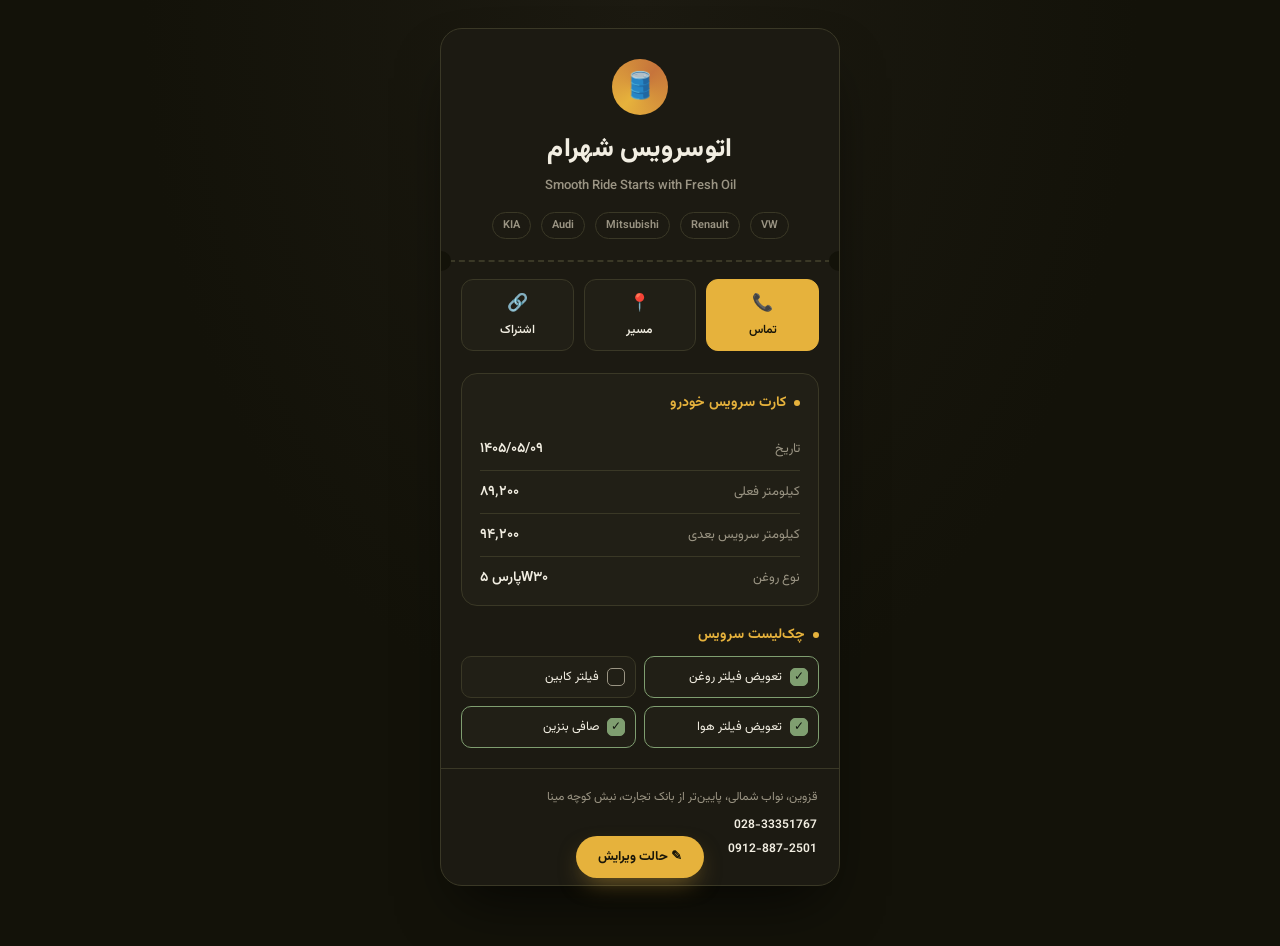
<file: karte-digital-tamir-1.html>
<!DOCTYPE html>
<html lang="fa" dir="rtl">
<head>
<meta charset="UTF-8">
<meta name="viewport" content="width=device-width, initial-scale=1.0">
<title>کارت دیجیتال سرویس خودرو</title>
<link rel="preconnect" href="https://fonts.googleapis.com">
<link href="https://fonts.googleapis.com/css2?family=Vazirmatn:wght@400;500;600;700;800&display=swap" rel="stylesheet">
<style>
  :root{
    --bg:#131209;
    --panel:#1c1a12;
    --panel-2:#211f16;
    --gold:#e6b23c;
    --copper:#c6743b;
    --text:#f2eee2;
    --muted:#9a9483;
    --line:#3a3826;
    --ok:#7f9e70;
    --no:#b5645a;
  }
  *{box-sizing:border-box;}
  html,body{margin:0;padding:0;}
  body{
    background:
      radial-gradient(ellipse at top, #1c1a11 0%, var(--bg) 55%);
    color:var(--text);
    font-family:'Vazirmatn', sans-serif;
    min-height:100vh;
    display:flex;
    justify-content:center;
    padding:28px 14px 60px;
  }
  .card{
    width:100%;
    max-width:400px;
    background:var(--panel);
    border-radius:22px;
    overflow:hidden;
    box-shadow:0 30px 60px -20px rgba(0,0,0,.7);
    border:1px solid var(--line);
    position:relative;
  }

  /* HEADER */
  .header{
    padding:30px 24px 22px;
    text-align:center;
    position:relative;
  }
  .mark{
    width:56px;height:56px;
    margin:0 auto 14px;
    border-radius:50%;
    background:conic-gradient(from 220deg, var(--gold), var(--copper), var(--gold));
    display:flex;align-items:center;justify-content:center;
    font-size:26px;
  }
  .shop-name{
    font-size:26px;
    font-weight:800;
    letter-spacing:.3px;
    outline:none;
    margin:0;
  }
  .shop-tagline{
    color:var(--muted);
    font-size:13px;
    margin-top:6px;
    font-weight:500;
    outline:none;
  }
  .brands{
    margin-top:16px;
    display:flex;
    justify-content:center;
    gap:10px;
    color:var(--muted);
    font-size:11px;
    font-weight:600;
    flex-wrap:wrap;
  }
  .brands span{
    border:1px solid var(--line);
    padding:4px 10px;
    border-radius:20px;
  }

  /* PERFORATION */
  .perf{
    display:flex;
    align-items:center;
    padding:0 8px;
    height:0;
    position:relative;
  }
  .perf::before{
    content:'';
    display:block;
    width:100%;
    border-top:2px dashed var(--line);
  }
  .perf .notch{
    position:absolute;
    width:20px;height:20px;
    background:var(--bg);
    border-radius:50%;
    top:-10px;
  }
  .perf .notch.left{left:-10px;}
  .perf .notch.right{right:-10px;}

  /* ACTIONS */
  .actions{
    display:flex;
    padding:18px 20px;
    gap:10px;
  }
  .actions a{
    flex:1;
    text-align:center;
    text-decoration:none;
    color:var(--text);
    background:var(--panel-2);
    border:1px solid var(--line);
    border-radius:12px;
    padding:11px 4px;
    font-size:12px;
    font-weight:600;
    transition:border-color .15s ease, transform .15s ease;
  }
  .actions a:active{transform:scale(.96);}
  .actions a .ico{display:block;font-size:17px;margin-bottom:4px;}
  .actions a.primary{
    background:var(--gold);
    color:#181509;
    border-color:var(--gold);
  }

  /* SERVICE RECORD */
  .record{
    margin:4px 20px 18px;
    background:var(--panel-2);
    border:1px solid var(--line);
    border-radius:16px;
    padding:18px 18px 6px;
  }
  .record h3{
    margin:0 0 14px;
    font-size:14px;
    font-weight:700;
    color:var(--gold);
    display:flex;
    align-items:center;
    gap:8px;
  }
  .record h3::before{
    content:'';
    width:6px;height:6px;
    border-radius:50%;
    background:var(--gold);
  }
  .row{
    display:flex;
    justify-content:space-between;
    align-items:center;
    padding:10px 0;
    border-bottom:1px solid var(--line);
    gap:12px;
  }
  .row:last-child{border-bottom:none;}
  .row label{
    font-size:13px;
    color:var(--muted);
    white-space:nowrap;
  }
  .row .val{
    font-size:14px;
    font-weight:600;
    text-align:left;
    outline:none;
    min-width:40%;
    direction:ltr;
    text-align:left;
  }

  /* CHECKLIST */
  .checklist{
    margin:0 20px 20px;
  }
  .checklist h3{
    font-size:14px;
    font-weight:700;
    color:var(--gold);
    margin:0 0 10px;
    display:flex;
    align-items:center;
    gap:8px;
  }
  .checklist h3::before{
    content:'';
    width:6px;height:6px;
    border-radius:50%;
    background:var(--gold);
  }
  .chk-grid{
    display:grid;
    grid-template-columns:1fr 1fr;
    gap:8px;
  }
  .chk{
    display:flex;
    align-items:center;
    gap:8px;
    background:var(--panel-2);
    border:1px solid var(--line);
    border-radius:10px;
    padding:10px 10px;
    font-size:12.5px;
    cursor:pointer;
    user-select:none;
    transition:border-color .15s ease;
  }
  .chk .box{
    width:18px;height:18px;
    min-width:18px;
    border-radius:5px;
    border:1.5px solid var(--muted);
    display:flex;align-items:center;justify-content:center;
    font-size:12px;
    transition:all .15s ease;
  }
  .chk.done .box{
    background:var(--ok);
    border-color:var(--ok);
    color:#12160f;
  }
  .chk.done{border-color:var(--ok);}

  /* FOOTER */
  .footer{
    padding:16px 22px 24px;
    border-top:1px solid var(--line);
    font-size:12px;
    color:var(--muted);
    line-height:2;
  }
  .footer .addr{outline:none;}
  .footer .phones{
    display:flex;
    flex-direction:column;
    margin-top:4px;
  }
  .footer .phones span{
    outline:none;
    color:var(--text);
    font-weight:600;
    direction:ltr;
    text-align:right;
  }

  /* EDIT TOGGLE */
  .edit-toggle{
    position:fixed;
    bottom:22px;
    left:50%;
    transform:translateX(-50%);
    background:var(--gold);
    color:#181509;
    border:none;
    padding:11px 22px;
    border-radius:30px;
    font-family:inherit;
    font-weight:700;
    font-size:13px;
    cursor:pointer;
    box-shadow:0 10px 24px -8px rgba(230,178,60,.5);
    display:flex;
    align-items:center;
    gap:8px;
  }
  body.editing [contenteditable]{
    background:rgba(230,178,60,.08);
    border-radius:6px;
    padding:1px 4px;
  }
  body.editing [contenteditable]:focus{
    background:rgba(230,178,60,.16);
  }
  .hint{
    text-align:center;
    font-size:11px;
    color:var(--muted);
    margin-top:14px;
    display:none;
  }
  body.editing .hint{display:block;}
</style>
</head>
<body>

  <div class="card" id="card">
    <div class="header">
      <div class="mark">🛢️</div>
      <h1 class="shop-name" contenteditable="true">اتوسرویس شهرام</h1>
      <div class="shop-tagline" contenteditable="true">Smooth Ride Starts with Fresh Oil</div>
      <div class="brands">
        <span>VW</span><span>Renault</span><span>Mitsubishi</span><span>Audi</span><span>KIA</span>
      </div>
    </div>

    <div class="perf"><span class="notch left"></span><span class="notch right"></span></div>

    <div class="actions">
      <a href="tel:02833351767" class="primary"><span class="ico">📞</span>تماس</a>
      <a href="https://www.google.com/maps/search/?api=1&query=%D9%82%D8%B2%D9%88%DB%8C%D9%86%20%D9%86%D9%88%D8%A7%D8%A8%20%D8%B4%D9%85%D8%A7%D9%84%DB%8C%20%D9%86%D8%A8%D8%B4%20%DA%A9%D9%88%DA%86%D9%87%20%D9%85%DB%8C%D9%86%D8%A7" target="_blank" id="mapLink"><span class="ico">📍</span>مسیر</a>
      <a href="#" onclick="sharePage(event)"><span class="ico">🔗</span>اشتراک</a>
    </div>

    <div class="record">
      <h3>کارت سرویس خودرو</h3>
      <div class="row"><label>تاریخ</label><span class="val" contenteditable="true">۱۴۰۵/۰۵/۰۹</span></div>
      <div class="row"><label>کیلومتر فعلی</label><span class="val" contenteditable="true">۸۹٬۲۰۰</span></div>
      <div class="row"><label>کیلومتر سرویس بعدی</label><span class="val" contenteditable="true">۹۴٬۲۰۰</span></div>
      <div class="row"><label>نوع روغن</label><span class="val" contenteditable="true">پارس ۵W۳۰</span></div>
    </div>

    <div class="checklist">
      <h3>چک‌لیست سرویس</h3>
      <div class="chk-grid" id="chkGrid">
        <div class="chk done" onclick="toggle(this)"><span class="box">✓</span>تعویض فیلتر روغن</div>
        <div class="chk" onclick="toggle(this)"><span class="box"></span>فیلتر کابین</div>
        <div class="chk done" onclick="toggle(this)"><span class="box">✓</span>تعویض فیلتر هوا</div>
        <div class="chk done" onclick="toggle(this)"><span class="box">✓</span>صافی بنزین</div>
      </div>
    </div>

    <div class="footer">
      <div class="addr" contenteditable="true">قزوین، نواب شمالی، پایین‌تر از بانک تجارت، نبش کوچه مینا</div>
      <div class="phones">
        <span contenteditable="true">028-33351767</span>
        <span contenteditable="true">0912-887-2501</span>
      </div>
    </div>
  </div>

  <div class="hint">روی هر بخش که می‌خواهید ضربه بزنید و متن را ویرایش کنید</div>

  <button class="edit-toggle" onclick="toggleEdit()" id="editBtn">✎ حالت ویرایش</button>

<script>
function toggle(el){
  if(!document.body.classList.contains('editing')) return;
  el.classList.toggle('done');
  el.querySelector('.box').textContent = el.classList.contains('done') ? '✓' : '';
}
function toggleEdit(){
  document.body.classList.toggle('editing');
  const on = document.body.classList.contains('editing');
  document.getElementById('editBtn').textContent = on ? '✔ پایان ویرایش' : '✎ حالت ویرایش';
}
function updateMapLink(){
  const shopName = document.querySelector('.shop-name').textContent.trim();
  const query = shopName + ' قزوین';
  document.getElementById('mapLink').href =
    'https://www.google.com/maps/search/?api=1&query=' + encodeURIComponent(query);
}
document.querySelector('.shop-name').addEventListener('blur', updateMapLink);
document.querySelector('.addr').addEventListener('blur', updateMapLink);
updateMapLink();

function sharePage(e){
  e.preventDefault();
  if(navigator.share){
    navigator.share({title:'کارت سرویس خودرو', url: location.href});
  } else {
    alert('لینک صفحه را کپی و ارسال کنید.');
  }
}
</script>
</body>
</html>
</file>
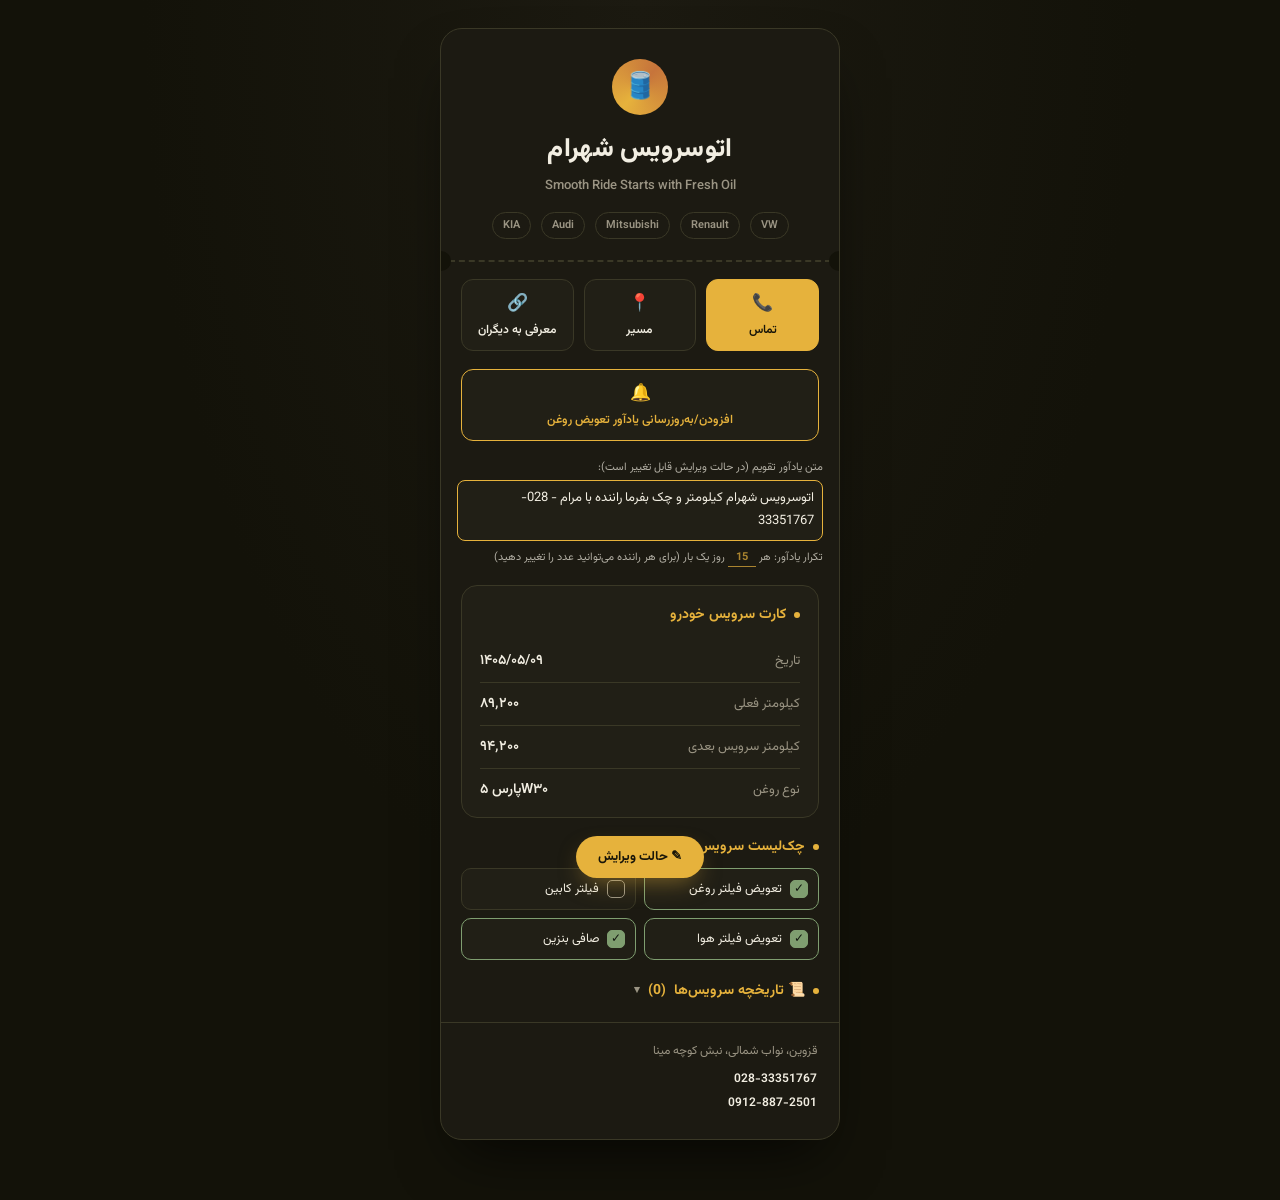
<file: karte-sina-auto-7.html>
<!DOCTYPE html>
<html lang="fa" dir="rtl">
<head>
<meta charset="UTF-8">
<meta name="viewport" content="width=device-width, initial-scale=1.0">
<title>کارت دیجیتال سرویس خودرو</title>
<link rel="manifest" href="manifest-sina-auto.json">
<meta name="theme-color" content="#131209">
<link rel="apple-touch-icon" href="icon-192.png">
<meta name="apple-mobile-web-app-capable" content="yes">
<meta name="apple-mobile-web-app-status-bar-style" content="black-translucent">
<meta name="apple-mobile-web-app-title" content="کارت سرویس">
<link rel="preconnect" href="https://fonts.googleapis.com">
<link href="https://fonts.googleapis.com/css2?family=Vazirmatn:wght@400;500;600;700;800&display=swap" rel="stylesheet">
<style>
  :root{
    --bg:#131209;
    --panel:#1c1a12;
    --panel-2:#211f16;
    --gold:#e6b23c;
    --copper:#c6743b;
    --text:#f2eee2;
    --muted:#9a9483;
    --line:#3a3826;
    --ok:#7f9e70;
    --no:#b5645a;
  }
  *{box-sizing:border-box;}
  html,body{margin:0;padding:0;}
  body{
    background:
      radial-gradient(ellipse at top, #1c1a11 0%, var(--bg) 55%);
    color:var(--text);
    font-family:'Vazirmatn', sans-serif;
    min-height:100vh;
    display:flex;
    justify-content:center;
    padding:28px 14px 60px;
  }
  .card{
    width:100%;
    max-width:400px;
    background:var(--panel);
    border-radius:22px;
    overflow:hidden;
    box-shadow:0 30px 60px -20px rgba(0,0,0,.7);
    border:1px solid var(--line);
    position:relative;
  }

  /* HEADER */
  .header{
    padding:30px 24px 22px;
    text-align:center;
    position:relative;
  }
  .mark{
    width:56px;height:56px;
    margin:0 auto 14px;
    border-radius:50%;
    background:conic-gradient(from 220deg, var(--gold), var(--copper), var(--gold));
    display:flex;align-items:center;justify-content:center;
    font-size:26px;
  }
  .shop-name{
    font-size:26px;
    font-weight:800;
    letter-spacing:.3px;
    outline:none;
    margin:0;
  }
  .shop-tagline{
    color:var(--muted);
    font-size:13px;
    margin-top:6px;
    font-weight:500;
    outline:none;
  }
  .brands{
    margin-top:16px;
    display:flex;
    justify-content:center;
    gap:10px;
    color:var(--muted);
    font-size:11px;
    font-weight:600;
    flex-wrap:wrap;
  }
  .brands span{
    border:1px solid var(--line);
    padding:4px 10px;
    border-radius:20px;
  }

  /* PERFORATION */
  .perf{
    display:flex;
    align-items:center;
    padding:0 8px;
    height:0;
    position:relative;
  }
  .perf::before{
    content:'';
    display:block;
    width:100%;
    border-top:2px dashed var(--line);
  }
  .perf .notch{
    position:absolute;
    width:20px;height:20px;
    background:var(--bg);
    border-radius:50%;
    top:-10px;
  }
  .perf .notch.left{left:-10px;}
  .perf .notch.right{right:-10px;}

  /* ACTIONS */
  .actions{
    display:flex;
    padding:18px 20px;
    gap:10px;
  }
  .actions a{
    flex:1;
    text-align:center;
    text-decoration:none;
    color:var(--text);
    background:var(--panel-2);
    border:1px solid var(--line);
    border-radius:12px;
    padding:11px 4px;
    font-size:12px;
    font-weight:600;
    transition:border-color .15s ease, transform .15s ease;
  }
  .actions a:active{transform:scale(.96);}
  .actions a .ico{display:block;font-size:17px;margin-bottom:4px;}
  .actions a.primary{
    background:var(--gold);
    color:#181509;
    border-color:var(--gold);
  }

  /* SERVICE RECORD */
  .record{
    margin:4px 20px 18px;
    background:var(--panel-2);
    border:1px solid var(--line);
    border-radius:16px;
    padding:18px 18px 6px;
  }
  .record h3{
    margin:0 0 14px;
    font-size:14px;
    font-weight:700;
    color:var(--gold);
    display:flex;
    align-items:center;
    gap:8px;
  }
  .record h3::before{
    content:'';
    width:6px;height:6px;
    border-radius:50%;
    background:var(--gold);
  }
  .row{
    display:flex;
    justify-content:space-between;
    align-items:center;
    padding:10px 0;
    border-bottom:1px solid var(--line);
    gap:12px;
  }
  .row:last-child{border-bottom:none;}
  .row label{
    font-size:13px;
    color:var(--muted);
    white-space:nowrap;
  }
  .row .val{
    font-size:14px;
    font-weight:600;
    text-align:left;
    outline:none;
    min-width:40%;
    direction:ltr;
    text-align:left;
  }

  /* CHECKLIST */
  .history{
    margin:0 20px 20px;
  }
  .history h3{
    font-size:14px;
    font-weight:700;
    color:var(--gold);
    margin:0 0 10px;
    display:flex;
    align-items:center;
    gap:8px;
    user-select:none;
    flex-wrap:nowrap;
  }
  .history h3::before{
    content:'';
    width:6px;height:6px;
    border-radius:50%;
    background:var(--gold);
  }
  #histArrow{ color:var(--muted); font-size:11px; }
  .history-list{
    display:flex;
    flex-direction:column;
    gap:6px;
  }
  .history-item{
    background:var(--panel-2);
    border:1px solid var(--line);
    border-radius:10px;
    padding:9px 12px;
    font-size:11.5px;
    display:flex;
    justify-content:space-between;
    gap:8px;
    color:var(--muted);
  }
  .history-item.current{
    border-color:var(--ok);
    color:var(--text);
  }
  .history-item .h-date{ font-weight:700; white-space:nowrap; }
  .history-item .h-km{ direction:ltr; white-space:nowrap; }
  .history-item .h-oil{ white-space:nowrap; text-align:left; }

  .checklist{
    margin:0 20px 20px;
  }
  .checklist h3{
    font-size:14px;
    font-weight:700;
    color:var(--gold);
    margin:0 0 10px;
    display:flex;
    align-items:center;
    gap:8px;
  }
  .checklist h3::before{
    content:'';
    width:6px;height:6px;
    border-radius:50%;
    background:var(--gold);
  }
  .chk-grid{
    display:grid;
    grid-template-columns:1fr 1fr;
    gap:8px;
  }
  .chk{
    display:flex;
    align-items:center;
    gap:8px;
    background:var(--panel-2);
    border:1px solid var(--line);
    border-radius:10px;
    padding:10px 10px;
    font-size:12.5px;
    cursor:pointer;
    user-select:none;
    transition:border-color .15s ease;
  }
  .chk .box{
    width:18px;height:18px;
    min-width:18px;
    border-radius:5px;
    border:1.5px solid var(--muted);
    display:flex;align-items:center;justify-content:center;
    font-size:12px;
    transition:all .15s ease;
  }
  .chk.done .box{
    background:var(--ok);
    border-color:var(--ok);
    color:#12160f;
  }
  .chk.done{border-color:var(--ok);}

  /* FOOTER */
  .footer{
    padding:16px 22px 24px;
    border-top:1px solid var(--line);
    font-size:12px;
    color:var(--muted);
    line-height:2;
  }
  .footer .addr{outline:none;}
  .footer .phones{
    display:flex;
    flex-direction:column;
    margin-top:4px;
  }
  .footer .phones span{
    outline:none;
    color:var(--text);
    font-weight:600;
    direction:ltr;
    text-align:right;
  }

  /* EDIT TOGGLE */
  .edit-toggle{
    position:fixed;
    bottom:22px;
    left:50%;
    transform:translateX(-50%);
    background:var(--gold);
    color:#181509;
    border:none;
    padding:11px 22px;
    border-radius:30px;
    font-family:inherit;
    font-weight:700;
    font-size:13px;
    cursor:pointer;
    box-shadow:0 10px 24px -8px rgba(230,178,60,.5);
    display:flex;
    align-items:center;
    gap:8px;
  }
  body.editing [contenteditable]{
    background:rgba(230,178,60,.08);
    border-radius:6px;
    padding:1px 4px;
    border:1px dashed var(--gold);
  }
  body.editing [contenteditable]:focus{
    background:rgba(230,178,60,.2);
  }
  .chk .lbl{ flex:1; }
  .chk-remove{
    display:none;
    margin-right:6px;
    color:var(--no);
    font-weight:900;
    font-size:15px;
  }
  body.editing .chk-remove{ display:inline-block; }
  .chk-add-row{
    display:none;
    gap:8px;
    margin-top:10px;
  }
  body.editing .chk-add-row{ display:flex; }
  .chk-add-row input{
    flex:1;
    background:var(--panel-2);
    border:1px dashed var(--gold);
    border-radius:10px;
    color:var(--text);
    padding:9px 10px;
    font-family:inherit;
    font-size:12.5px;
  }
  .chk-add-row button{
    background:var(--gold);
    color:#181509;
    border:none;
    border-radius:10px;
    padding:0 14px;
    font-weight:700;
    font-size:12.5px;
    cursor:pointer;
  }
  .hint{
    text-align:center;
    font-size:11px;
    color:var(--muted);
    margin-top:14px;
    display:none;
  }
  body.editing .hint{display:block;}
  .rem-box{ padding:0 16px 10px; }
  .rem-label{ font-size:11px; opacity:.7; margin-bottom:4px; }
  .rem-days{ display:inline-block; min-width:28px; text-align:center; font-weight:bold; color:var(--gold); border-bottom:1px solid var(--gold); }
  .rem-text{ font-size:13px; line-height:1.8; padding:6px 8px; border-radius:8px; background:var(--panel-2); border:1px solid var(--gold); }
  .install-btn{
    position:fixed;
    bottom:78px;
    left:50%;
    transform:translateX(-50%);
    background:var(--panel-2);
    color:var(--gold);
    border:1px solid var(--gold);
    padding:10px 20px;
    border-radius:30px;
    font-family:inherit;
    font-weight:700;
    font-size:12.5px;
    cursor:pointer;
    box-shadow:0 10px 24px -8px rgba(0,0,0,.5);
    display:flex;
    align-items:center;
    gap:8px;
  }
</style>
</head>
<body>

  <div class="card" id="card">
    <div class="header">
      <div class="mark">🛢️</div>
      <h1 class="shop-name" contenteditable="true">اتوسرویس شهرام</h1>
      <div class="shop-tagline" contenteditable="true">Smooth Ride Starts with Fresh Oil</div>
      <div class="brands">
        <span>VW</span><span>Renault</span><span>Mitsubishi</span><span>Audi</span><span>KIA</span>
      </div>
    </div>

    <div class="perf"><span class="notch left"></span><span class="notch right"></span></div>

    <div class="actions">
      <a href="tel:02833351767" class="primary"><span class="ico">📞</span>تماس</a>
      <a href="https://www.google.com/maps/search/?api=1&query=%D9%82%D8%B2%D9%88%DB%8C%D9%86%20%D9%86%D9%88%D8%A7%D8%A8%20%D8%B4%D9%85%D8%A7%D9%84%DB%8C%20%D9%86%D8%A8%D8%B4%20%DA%A9%D9%88%DA%86%D9%87%20%D9%85%DB%8C%D9%86%D8%A7" target="_blank" id="mapLink"><span class="ico">📍</span>مسیر</a>
      <a href="#" onclick="sharePage(event)"><span class="ico">🔗</span>معرفی به دیگران</a>
    </div>

    <div class="actions" style="padding-top:0;">
      <a href="#" onclick="addReminder(event)" style="flex:1;background:var(--panel-2);border:1px solid var(--gold);color:var(--gold);"><span class="ico">🔔</span>افزودن/به‌روزرسانی یادآور تعویض روغن</a>
    </div>
    <div class="rem-box">
      <div class="rem-label">متن یادآور تقویم (در حالت ویرایش قابل تغییر است):</div>
      <div class="rem-text" id="remText" contenteditable="true">اتوسرویس شهرام کیلومتر و چک بفرما راننده با مرام - 028-33351767</div>
      <div class="rem-label" style="margin-top:8px;">تکرار یادآور: هر <span class="rem-days" id="remDays" contenteditable="true">15</span> روز یک بار (برای هر راننده می‌توانید عدد را تغییر دهید)</div>
    </div>

    <div class="record">
      <h3>کارت سرویس خودرو</h3>
      <div class="row"><label>تاریخ</label><span class="val" contenteditable="true">۱۴۰۵/۰۵/۰۹</span></div>
      <div class="row"><label>کیلومتر فعلی</label><span class="val" contenteditable="true">۸۹٬۲۰۰</span></div>
      <div class="row"><label>کیلومتر سرویس بعدی</label><span class="val" contenteditable="true">۹۴٬۲۰۰</span></div>
      <div class="row"><label>نوع روغن</label><span class="val" contenteditable="true">پارس ۵W۳۰</span></div>
    </div>

    <div class="checklist">
      <h3>چک‌لیست سرویس</h3>
      <div class="chk-grid" id="chkGrid">
        <div class="chk done" onclick="toggle(this)"><span class="box">✓</span><span class="lbl">تعویض فیلتر روغن</span><span class="chk-remove" onclick="removeChk(event,this)">×</span></div>
        <div class="chk" onclick="toggle(this)"><span class="box"></span><span class="lbl">فیلتر کابین</span><span class="chk-remove" onclick="removeChk(event,this)">×</span></div>
        <div class="chk done" onclick="toggle(this)"><span class="box">✓</span><span class="lbl">تعویض فیلتر هوا</span><span class="chk-remove" onclick="removeChk(event,this)">×</span></div>
        <div class="chk done" onclick="toggle(this)"><span class="box">✓</span><span class="lbl">صافی بنزین</span><span class="chk-remove" onclick="removeChk(event,this)">×</span></div>
      </div>
      <div class="chk-add-row" id="chkAddRow">
        <input id="newChkInput" placeholder="نام مورد جدید را بنویسید">
        <button onclick="addChkItem()">+ افزودن</button>
      </div>
    </div>

    <div class="history" id="historySection">
      <h3 onclick="toggleHistory()" style="cursor:pointer;">📜 تاریخچه سرویس‌ها <span id="histCount"></span> <span id="histArrow">▾</span></h3>
      <div id="historyList" class="history-list" style="display:none;"></div>
    </div>

    <div class="footer">
      <div class="addr" contenteditable="true">قزوین، نواب شمالی، نبش کوچه مینا</div>
      <div class="phones">
        <span contenteditable="true">028-33351767</span>
        <span contenteditable="true">0912-887-2501</span>
      </div>
    </div>
  </div>

  <div class="hint">روی هر بخش که می‌خواهید ضربه بزنید و متن را ویرایش کنید</div>

  <button class="edit-toggle" onclick="toggleEdit()" id="editBtn">✎ حالت ویرایش</button>
  <button class="install-btn" onclick="installApp()" id="installBtn" style="display:none;">📲 نصب روی گوشی</button>

<script>
// ⚠️ برای هر مغازه‌ی جدید، این شناسه را به یک نام یکتا تغییر دهید
// و همین شناسه را با مقدار true در فایل status.json اضافه کنید
const SHOP_ID = 'sina-auto';

async function checkShopStatus(){
  try{
    const res = await fetch('status.json?t=' + Date.now());
    const statusMap = await res.json();
    if(statusMap[SHOP_ID] === false){
      document.getElementById('card').innerHTML =
        '<div style="text-align:center;padding:70px 24px;color:var(--muted);font-size:14px;line-height:2;">' +
        '<span style="font-size:20px;color:var(--text);font-weight:700;margin-bottom:10px;display:block;">این سرویس غیرفعال شده</span>' +
        'برای اطلاعات بیشتر با ارائه‌دهنده‌ی این خدمت تماس بگیرید.' +
        '</div>';
      document.getElementById('editBtn').style.display = 'none';
      return false;
    }
  }catch(err){
    // اگر status.json در دسترس نبود (مثلاً هنوز آپلود نشده)، کارت به‌صورت عادی نمایش داده می‌شود
    console.warn('status.json check failed, showing card normally', err);
  }
  return true;
}
checkShopStatus().then(active => { if(active) loadSavedRecord(); });

const HISTORY_KEY = 'serviceHistory_' + SHOP_ID;
const MAX_HISTORY = 20;

var REM_KEY = 'reminderText_' + SHOP_ID;
var REM_DAYS_KEY = 'reminderDays_' + SHOP_ID;
function readDays(){
  var t = document.getElementById('remDays').textContent.replace(/[۰-۹]/g, function(d){ return '۰۱۲۳۴۵۶۷۸۹'.indexOf(d); }).replace(/[٠-٩]/g, function(d){ return '٠١٢٣٤٥٦٧٨٩'.indexOf(d); });
  var n = parseInt(t.replace(/[^0-9]/g,''), 10);
  if(!n || n < 1) n = 15;
  if(n > 365) n = 365;
  return n;
}
function loadReminderText(){
  try{
    var t = localStorage.getItem(REM_KEY);
    if(t) document.getElementById('remText').textContent = t;
    var dd = localStorage.getItem(REM_DAYS_KEY);
    if(dd) document.getElementById('remDays').textContent = dd;
  }catch(err){}
}
function saveReminderText(){
  try{
    var t = document.getElementById('remText').textContent.trim();
    if(t) localStorage.setItem(REM_KEY, t);
    var n = readDays();
    document.getElementById('remDays').textContent = n;
    localStorage.setItem(REM_DAYS_KEY, String(n));
  }catch(err){}
}
loadReminderText();
document.getElementById('remText').addEventListener('blur', saveReminderText);
document.getElementById('remDays').addEventListener('blur', saveReminderText);

function loadSavedRecord(){
  try{
    const raw = localStorage.getItem(HISTORY_KEY);
    let history = [];
    if(raw){
      history = JSON.parse(raw);
      if(!Array.isArray(history)) history = [];
    }
    if(history.length > 0){
      const latest = history[history.length - 1];
      const vals = document.querySelectorAll('.row .val');
      if(latest.date) vals[0].textContent = latest.date;
      if(latest.kmCurrent) vals[1].textContent = latest.kmCurrent;
      if(latest.kmNext) vals[2].textContent = latest.kmNext;
      if(latest.oilType) vals[3].textContent = latest.oilType;
      if(latest.checklist && Array.isArray(latest.checklist)){
        const grid = document.getElementById('chkGrid');
        grid.innerHTML = '';
        latest.checklist.forEach(function(item){
          const div = document.createElement('div');
          div.className = 'chk' + (item.done ? ' done' : '');
          div.onclick = function(){ toggle(div); };
          div.innerHTML = '<span class="box">' + (item.done?'✓':'') + '</span><span class="lbl">' + item.label + '</span><span class="chk-remove" onclick="removeChk(event,this)">×</span>';
          grid.appendChild(div);
        });
      }
    }
    renderHistory(history);
  }catch(err){
    console.warn('failed to load saved record', err);
  }
}

function renderHistory(history){
  const list = document.getElementById('historyList');
  const count = document.getElementById('histCount');
  count.textContent = '(' + history.length + ')';
  if(history.length === 0){
    list.innerHTML = '<div class="history-item">هنوز سابقه‌ای ثبت نشده است.</div>';
    return;
  }
  const rows = history.slice().reverse().map(function(h, idx){
    const isCurrent = idx === 0;
    return '<div class="history-item' + (isCurrent ? ' current' : '') + '">' +
      '<span class="h-date">' + h.date + (isCurrent ? ' (فعلی)' : '') + '</span>' +
      '<span class="h-km">' + h.kmCurrent + ' ← ' + h.kmNext + '</span>' +
      '<span class="h-oil">' + h.oilType + '</span>' +
      '</div>';
  }).join('');
  list.innerHTML = rows;
}

function toggleHistory(){
  const list = document.getElementById('historyList');
  const arrow = document.getElementById('histArrow');
  const open = list.style.display === 'block';
  list.style.display = open ? 'none' : 'block';
  arrow.textContent = open ? '▾' : '▴';
}

function saveRecord(){
  saveReminderText();
  try{
    const vals = document.querySelectorAll('.row .val');
    const checklist = Array.from(document.querySelectorAll('#chkGrid .chk')).map(function(el){
      return {
        label: el.querySelector('.lbl').textContent.trim(),
        done: el.classList.contains('done')
      };
    });
    const entry = {
      date: vals[0].textContent.trim(),
      kmCurrent: vals[1].textContent.trim(),
      kmNext: vals[2].textContent.trim(),
      oilType: vals[3].textContent.trim(),
      checklist: checklist,
      savedAt: Date.now()
    };
    let history = [];
    const raw = localStorage.getItem(HISTORY_KEY);
    if(raw){
      history = JSON.parse(raw);
      if(!Array.isArray(history)) history = [];
    }
    history.push(entry);
    if(history.length > MAX_HISTORY){
      history = history.slice(history.length - MAX_HISTORY);
    }
    localStorage.setItem(HISTORY_KEY, JSON.stringify(history));
    renderHistory(history);
  }catch(err){
    console.warn('failed to save record', err);
  }
}

function toggle(el){
  if(!document.body.classList.contains('editing')) return;
  el.classList.toggle('done');
  el.querySelector('.box').textContent = el.classList.contains('done') ? '✓' : '';
}
function toggleEdit(){
  document.body.classList.toggle('editing');
  const on = document.body.classList.contains('editing');
  document.getElementById('editBtn').textContent = on ? '✔ پایان ویرایش' : '✎ حالت ویرایش';
  if(!on){ saveRecord(); }
}
function updateMapLink(){
  const shopName = document.querySelector('.shop-name').textContent.trim();
  const address = document.querySelector('.footer .addr').textContent.trim();
  const query = (shopName + ' ' + address).trim();
  document.getElementById('mapLink').href =
    'https://www.google.com/maps/search/?api=1&query=' + encodeURIComponent(query);
}
document.querySelector('.shop-name').addEventListener('blur', updateMapLink);
document.querySelector('.addr').addEventListener('blur', updateMapLink);
updateMapLink();

const MAX_CHK_ITEMS = 9;
function removeChk(e, el){
  e.stopPropagation();
  el.remove();
}
function addChkItem(){
  const input = document.getElementById('newChkInput');
  const label = input.value.trim();
  if(!label) return;
  const grid = document.getElementById('chkGrid');
  if(grid.children.length >= MAX_CHK_ITEMS){
    alert('حداکثر ۹ مورد در چک‌لیست مجاز است.');
    return;
  }
  const div = document.createElement('div');
  div.className = 'chk';
  div.onclick = function(){ toggle(div); };
  div.innerHTML = '<span class="box"></span><span class="lbl">' + label + '</span><span class="chk-remove" onclick="removeChk(event,this)">×</span>';
  grid.appendChild(div);
  input.value = '';
}

function addReminder(e){
  e.preventDefault();
  const shopName = document.querySelector('.shop-name').textContent.trim();
  const kmNext = document.querySelectorAll('.row .val')[2].textContent.trim();

  function esc(s){
    return s.replace(/\\/g,'\\\\').replace(/;/g,'\\;').replace(/,/g,'\\,').replace(/\n/g,'\\n');
  }
  function pad(n){ return (n < 10 ? '0' : '') + n; }

  const now = new Date();
  const dtstamp = now.getUTCFullYear() + pad(now.getUTCMonth()+1) + pad(now.getUTCDate()) +
                  'T' + pad(now.getUTCHours()) + pad(now.getUTCMinutes()) + pad(now.getUTCSeconds()) + 'Z';
  const dtstart = now.getFullYear() + pad(now.getMonth()+1) + pad(now.getDate());
  const uid = 'oil-reminder-' + SHOP_ID + '@kartedigitalsarvis';

  const remText = document.getElementById('remText').textContent.trim() || shopName;
  const summary = esc(remText);
  const description = esc(remText + '\n' + 'اگر کیلومتر خودرو به ' + kmNext + ' رسید، وقت تعویض روغن است.');

  const lines = [
    'BEGIN:VCALENDAR',
    'VERSION:2.0',
    'PRODID:-//KarteDigitalSarvis//FA',
    'CALSCALE:GREGORIAN',
    'METHOD:PUBLISH',
    'BEGIN:VEVENT',
    'UID:' + uid,
    'DTSTAMP:' + dtstamp,
    'DTSTART;VALUE=DATE:' + dtstart,
    'RRULE:FREQ=DAILY;INTERVAL=' + readDays(),
    'SUMMARY:' + summary,
    'DESCRIPTION:' + description,
    'END:VEVENT',
    'END:VCALENDAR'
  ];

  const icsContent = lines.join('\r\n');
  const blob = new Blob([icsContent], {type: 'text/calendar;charset=utf-8'});
  const url = URL.createObjectURL(blob);
  const a = document.createElement('a');
  a.href = url;
  a.download = 'yadavar-taviz-roghan.ics';
  document.body.appendChild(a);
  a.click();
  document.body.removeChild(a);
  setTimeout(function(){ URL.revokeObjectURL(url); }, 4000);
}

function sharePage(e){
  e.preventDefault();
  const url = location.href;
  if(navigator.share){
    navigator.share({title:'کارت سرویس خودرو', url:url}).catch(()=>{
      fallbackShare(url);
    });
  } else {
    fallbackShare(url);
  }
}
function fallbackShare(url){
  let copied = false;
  try{
    if(navigator.clipboard && navigator.clipboard.writeText){
      navigator.clipboard.writeText(url);
      copied = true;
    }
  }catch(err){}
  prompt(copied ? 'لینک کپی شد. همچنین می‌توانید از همین کادر آن را کپی کنید:' : 'این لینک را کپی کنید:', url);
}

let deferredInstallPrompt;
window.addEventListener('beforeinstallprompt', function(e){
  e.preventDefault();
  deferredInstallPrompt = e;
  document.getElementById('installBtn').style.display = 'flex';
});
function installApp(){
  if(!deferredInstallPrompt) return;
  deferredInstallPrompt.prompt();
  deferredInstallPrompt.userChoice.then(function(){
    deferredInstallPrompt = null;
    document.getElementById('installBtn').style.display = 'none';
  });
}
window.addEventListener('appinstalled', function(){
  document.getElementById('installBtn').style.display = 'none';
});
if('serviceWorker' in navigator){
  navigator.serviceWorker.register('sw.js').catch(function(err){
    console.warn('service worker registration failed', err);
  });
}
</script>
</body>
</html>
</file>
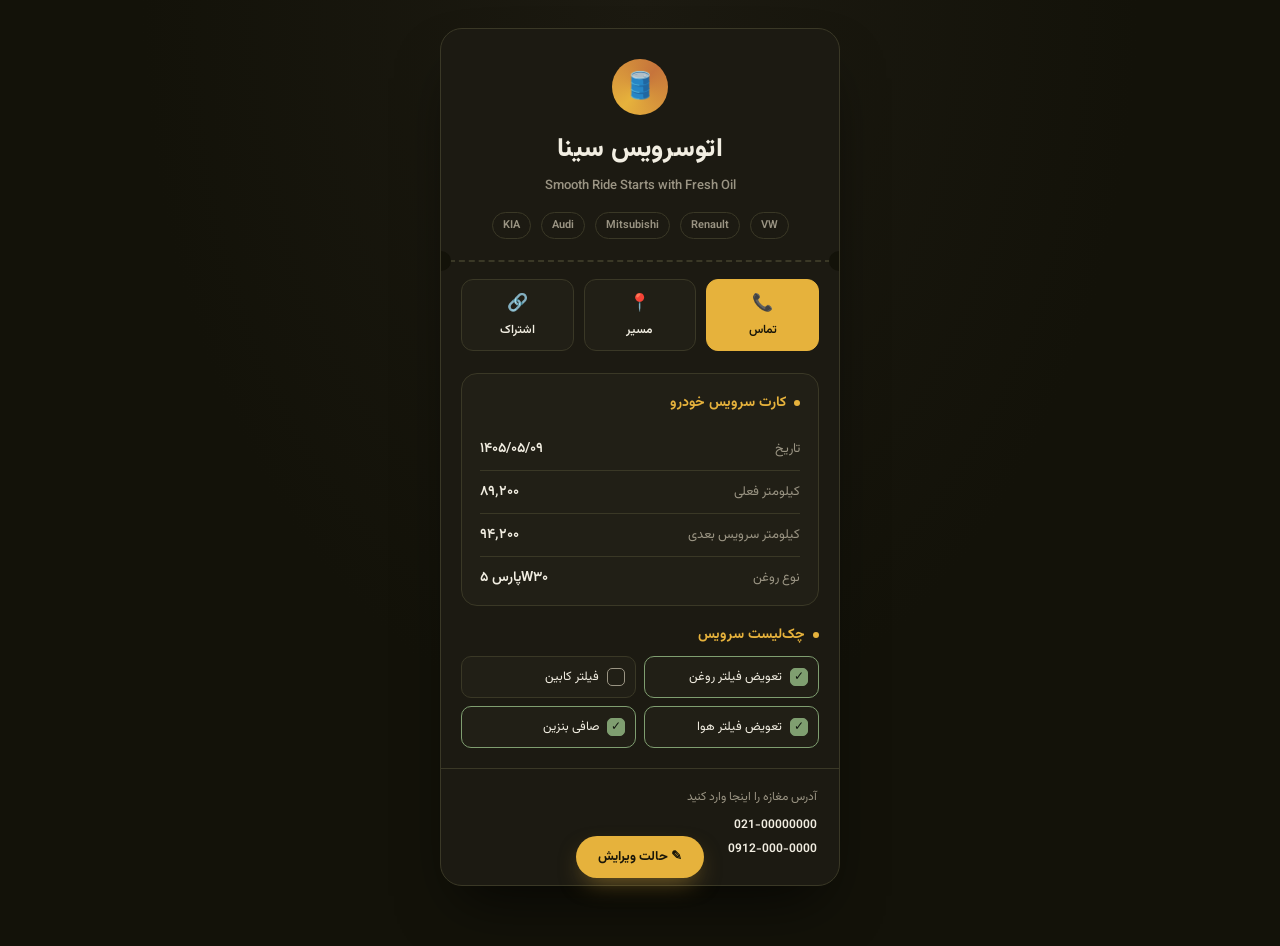
<file: https:/karte-sina-auto.html>
<!DOCTYPE html>
<html lang="fa" dir="rtl">
<head>
<meta charset="UTF-8">
<meta name="viewport" content="width=device-width, initial-scale=1.0">
<title>کارت دیجیتال سرویس خودرو</title>
<link rel="preconnect" href="https://fonts.googleapis.com">
<link href="https://fonts.googleapis.com/css2?family=Vazirmatn:wght@400;500;600;700;800&display=swap" rel="stylesheet">
<style>
  :root{
    --bg:#131209;
    --panel:#1c1a12;
    --panel-2:#211f16;
    --gold:#e6b23c;
    --copper:#c6743b;
    --text:#f2eee2;
    --muted:#9a9483;
    --line:#3a3826;
    --ok:#7f9e70;
    --no:#b5645a;
  }
  *{box-sizing:border-box;}
  html,body{margin:0;padding:0;}
  body{
    background:
      radial-gradient(ellipse at top, #1c1a11 0%, var(--bg) 55%);
    color:var(--text);
    font-family:'Vazirmatn', sans-serif;
    min-height:100vh;
    display:flex;
    justify-content:center;
    padding:28px 14px 60px;
  }
  .card{
    width:100%;
    max-width:400px;
    background:var(--panel);
    border-radius:22px;
    overflow:hidden;
    box-shadow:0 30px 60px -20px rgba(0,0,0,.7);
    border:1px solid var(--line);
    position:relative;
  }

  .header{
    padding:30px 24px 22px;
    text-align:center;
    position:relative;
  }
  .mark{
    width:56px;height:56px;
    margin:0 auto 14px;
    border-radius:50%;
    background:conic-gradient(from 220deg, var(--gold), var(--copper), var(--gold));
    display:flex;align-items:center;justify-content:center;
    font-size:26px;
  }
  .shop-name{
    font-size:26px;
    font-weight:800;
    letter-spacing:.3px;
    outline:none;
    margin:0;
  }
  .shop-tagline{
    color:var(--muted);
    font-size:13px;
    margin-top:6px;
    font-weight:500;
    outline:none;
  }
  .brands{
    margin-top:16px;
    display:flex;
    justify-content:center;
    gap:10px;
    color:var(--muted);
    font-size:11px;
    font-weight:600;
    flex-wrap:wrap;
  }
  .brands span{
    border:1px solid var(--line);
    padding:4px 10px;
    border-radius:20px;
  }

  .perf{
    display:flex;
    align-items:center;
    padding:0 8px;
    height:0;
    position:relative;
  }
  .perf::before{
    content:'';
    display:block;
    width:100%;
    border-top:2px dashed var(--line);
  }
  .perf .notch{
    position:absolute;
    width:20px;height:20px;
    background:var(--bg);
    border-radius:50%;
    top:-10px;
  }
  .perf .notch.left{left:-10px;}
  .perf .notch.right{right:-10px;}

  .actions{
    display:flex;
    padding:18px 20px;
    gap:10px;
  }
  .actions a{
    flex:1;
    text-align:center;
    text-decoration:none;
    color:var(--text);
    background:var(--panel-2);
    border:1px solid var(--line);
    border-radius:12px;
    padding:11px 4px;
    font-size:12px;
    font-weight:600;
    transition:border-color .15s ease, transform .15s ease;
  }
  .actions a:active{transform:scale(.96);}
  .actions a .ico{display:block;font-size:17px;margin-bottom:4px;}
  .actions a.primary{
    background:var(--gold);
    color:#181509;
    border-color:var(--gold);
  }

  .record{
    margin:4px 20px 18px;
    background:var(--panel-2);
    border:1px solid var(--line);
    border-radius:16px;
    padding:18px 18px 6px;
  }
  .record h3{
    margin:0 0 14px;
    font-size:14px;
    font-weight:700;
    color:var(--gold);
    display:flex;
    align-items:center;
    gap:8px;
  }
  .record h3::before{
    content:'';
    width:6px;height:6px;
    border-radius:50%;
    background:var(--gold);
  }
  .row{
    display:flex;
    justify-content:space-between;
    align-items:center;
    padding:10px 0;
    border-bottom:1px solid var(--line);
    gap:12px;
  }
  .row:last-child{border-bottom:none;}
  .row label{
    font-size:13px;
    color:var(--muted);
    white-space:nowrap;
  }
  .row .val{
    font-size:14px;
    font-weight:600;
    text-align:left;
    outline:none;
    min-width:40%;
    direction:ltr;
    text-align:left;
  }

.checklist{
    margin:0 20px 20px;
  }
  .checklist h3{
    font-size:14px;
    font-weight:700;
    color:var(--gold);
    margin:0 0 10px;
    display:flex;
    align-items:center;
    gap:8px;
  }
  .checklist h3::before{
    content:'';
    width:6px;height:6px;
    border-radius:50%;
    background:var(--gold);
  }
  .chk-grid{
    display:grid;
    grid-template-columns:1fr 1fr;
    gap:8px;
  }
  .chk{
    display:flex;
    align-items:center;
    gap:8px;
    background:var(--panel-2);
    border:1px solid var(--line);
    border-radius:10px;
    padding:10px 10px;
    font-size:12.5px;
    cursor:pointer;
    user-select:none;
    transition:border-color .15s ease;
  }
  .chk .box{
    width:18px;height:18px;
    min-width:18px;
    border-radius:5px;
    border:1.5px solid var(--muted);
    display:flex;align-items:center;justify-content:center;
    font-size:12px;
    transition:all .15s ease;
  }
  .chk.done .box{
    background:var(--ok);
    border-color:var(--ok);
    color:#12160f;
  }
  .chk.done{border-color:var(--ok);}

  .footer{
    padding:16px 22px 24px;
    border-top:1px solid var(--line);
    font-size:12px;
    color:var(--muted);
    line-height:2;
  }
  .footer .addr{outline:none;}
  .footer .phones{
    display:flex;
    flex-direction:column;
    margin-top:4px;
  }
  .footer .phones span{
    outline:none;
    color:var(--text);
    font-weight:600;
    direction:ltr;
    text-align:right;
  }

  .edit-toggle{
    position:fixed;
    bottom:22px;
    left:50%;
    transform:translateX(-50%);
    background:var(--gold);
    color:#181509;
    border:none;
    padding:11px 22px;
    border-radius:30px;
    font-family:inherit;
    font-weight:700;
    font-size:13px;
    cursor:pointer;
    box-shadow:0 10px 24px -8px rgba(230,178,60,.5);
    display:flex;
    align-items:center;
    gap:8px;
  }
  body.editing [contenteditable]{
    background:rgba(230,178,60,.08);
    border-radius:6px;
    padding:1px 4px;
  }
  body.editing [contenteditable]:focus{
    background:rgba(230,178,60,.16);
  }
  .hint{
    text-align:center;
    font-size:11px;
    color:var(--muted);
    margin-top:14px;
    display:none;
  }
  body.editing .hint{display:block;}
</style>
</head>
<body>

  <div class="card" id="card">
    <div class="header">
      <div class="mark">🛢️</div>
      <h1 class="shop-name" contenteditable="true">اتوسرویس سینا</h1>
      <div class="shop-tagline" contenteditable="true">Smooth Ride Starts with Fresh Oil</div>
      <div class="brands">
        <span>VW</span><span>Renault</span><span>Mitsubishi</span><span>Audi</span><span>KIA</span>
      </div>
    </div>

    <div class="perf"><span class="notch left"></span><span class="notch right"></span></div>

    <div class="actions">
      <a href="tel:02100000000" class="primary"><span class="ico">📞</span>تماس</a>
      <a href="https://www.google.com/maps/search/?api=1&query=%D9%82%D8%B2%D9%88%DB%8C%D9%86%20%D9%86%D9%88%D8%A7%D8%A8%20%D8%B4%D9%85%D8%A7%D9%84%DB%8C%20%D9%86%D8%A8%D8%B4%20%DA%A9%D9%88%DA%86%D9%87%20%D9%85%DB%8C%D9%86%D8%A7" target="_blank" id="mapLink"><span class="ico">📍</span>مسیر</a>
      <a href="#" onclick="sharePage(event)"><span class="ico">🔗</span>اشتراک</a>
    </div>

    <div class="record">
      <h3>کارت سرویس خودرو</h3>
      <div class="row"><label>تاریخ</label><span class="val" contenteditable="true">۱۴۰۵/۰۵/۰۹</span></div>
      <div class="row"><label>کیلومتر فعلی</label><span class="val" contenteditable="true">۸۹٬۲۰۰</span></div>
      <div class="row"><label>کیلومتر سرویس بعدی</label><span class="val" contenteditable="true">۹۴٬۲۰۰</span></div>
      <div class="row"><label>نوع روغن</label><span class="val" contenteditable="true">پارس ۵W۳۰</span></div>
    </div>

    <div class="checklist">
      <h3>چک‌لیست سرویس</h3>

<div class="chk-grid" id="chkGrid">
        <div class="chk done" onclick="toggle(this)"><span class="box">✓</span>تعویض فیلتر روغن</div>
        <div class="chk" onclick="toggle(this)"><span class="box"></span>فیلتر کابین</div>
        <div class="chk done" onclick="toggle(this)"><span class="box">✓</span>تعویض فیلتر هوا</div>
        <div class="chk done" onclick="toggle(this)"><span class="box">✓</span>صافی بنزین</div>
      </div>
    </div>

    <div class="footer">
      <div class="addr" contenteditable="true">آدرس مغازه را اینجا وارد کنید</div>
      <div class="phones">
        <span contenteditable="true">021-00000000</span>
        <span contenteditable="true">0912-000-0000</span>
      </div>
    </div>
  </div>

  <div class="hint">روی هر بخش که می‌خواهید ضربه بزنید و متن را ویرایش کنید</div>

  <button class="edit-toggle" onclick="toggleEdit()" id="editBtn">✎ حالت ویرایش</button>

<script>
const SHOP_ID = 'sina-auto';

async function checkShopStatus(){
  try{
    const res = await fetch('status.json?t=' + Date.now());
    const statusMap = await res.json();
    if(statusMap[SHOP_ID] === false){
      document.getElementById('card').innerHTML = 
        <div style="text-align:center;padding:70px 24px;color:var(--muted);font-size:14px;line-height:2;">
          <span style="font-size:20px;color:var(--text);font-weight:700;margin-bottom:10px;display:block;">این سرویس غیرفعال شده</span>
          برای اطلاعات بیشتر با ارائه‌دهنده‌ی این خدمت تماس بگیرید.
        </div>;
      document.getElementById('editBtn').style.display = 'none';
      return false;
    }
  }catch(err){
    console.warn('status.json check failed, showing card normally', err);
  }
  return true;
}
checkShopStatus();

function toggle(el){
  if(!document.body.classList.contains('editing')) return;
  el.classList.toggle('done');
  el.querySelector('.box').textContent = el.classList.contains('done') ? '✓' : '';
}
function toggleEdit(){
  document.body.classList.toggle('editing');
  const on = document.body.classList.contains('editing');
  document.getElementById('editBtn').textContent = on ? '✔ پایان ویرایش' : '✎ حالت ویرایش';
}
function updateMapLink(){
  const shopName = document.querySelector('.shop-name').textContent.trim();
  const query = shopName + ' قزوین';
  document.getElementById('mapLink').href =
    'https://www.google.com/maps/search/?api=1&query=' + encodeURIComponent(query);
}
document.querySelector('.shop-name').addEventListener('blur', updateMapLink);
document.querySelector('.addr').addEventListener('blur', updateMapLink);
updateMapLink();

function sharePage(e){
  e.preventDefault();
  if(navigator.share){
    navigator.share({title:'کارت سرویس خودرو', url: location.href});
  } else {
    alert('لینک صفحه را کپی و ارسال کنید.');
  }
}
</script>
</body>
</html>
</file>
